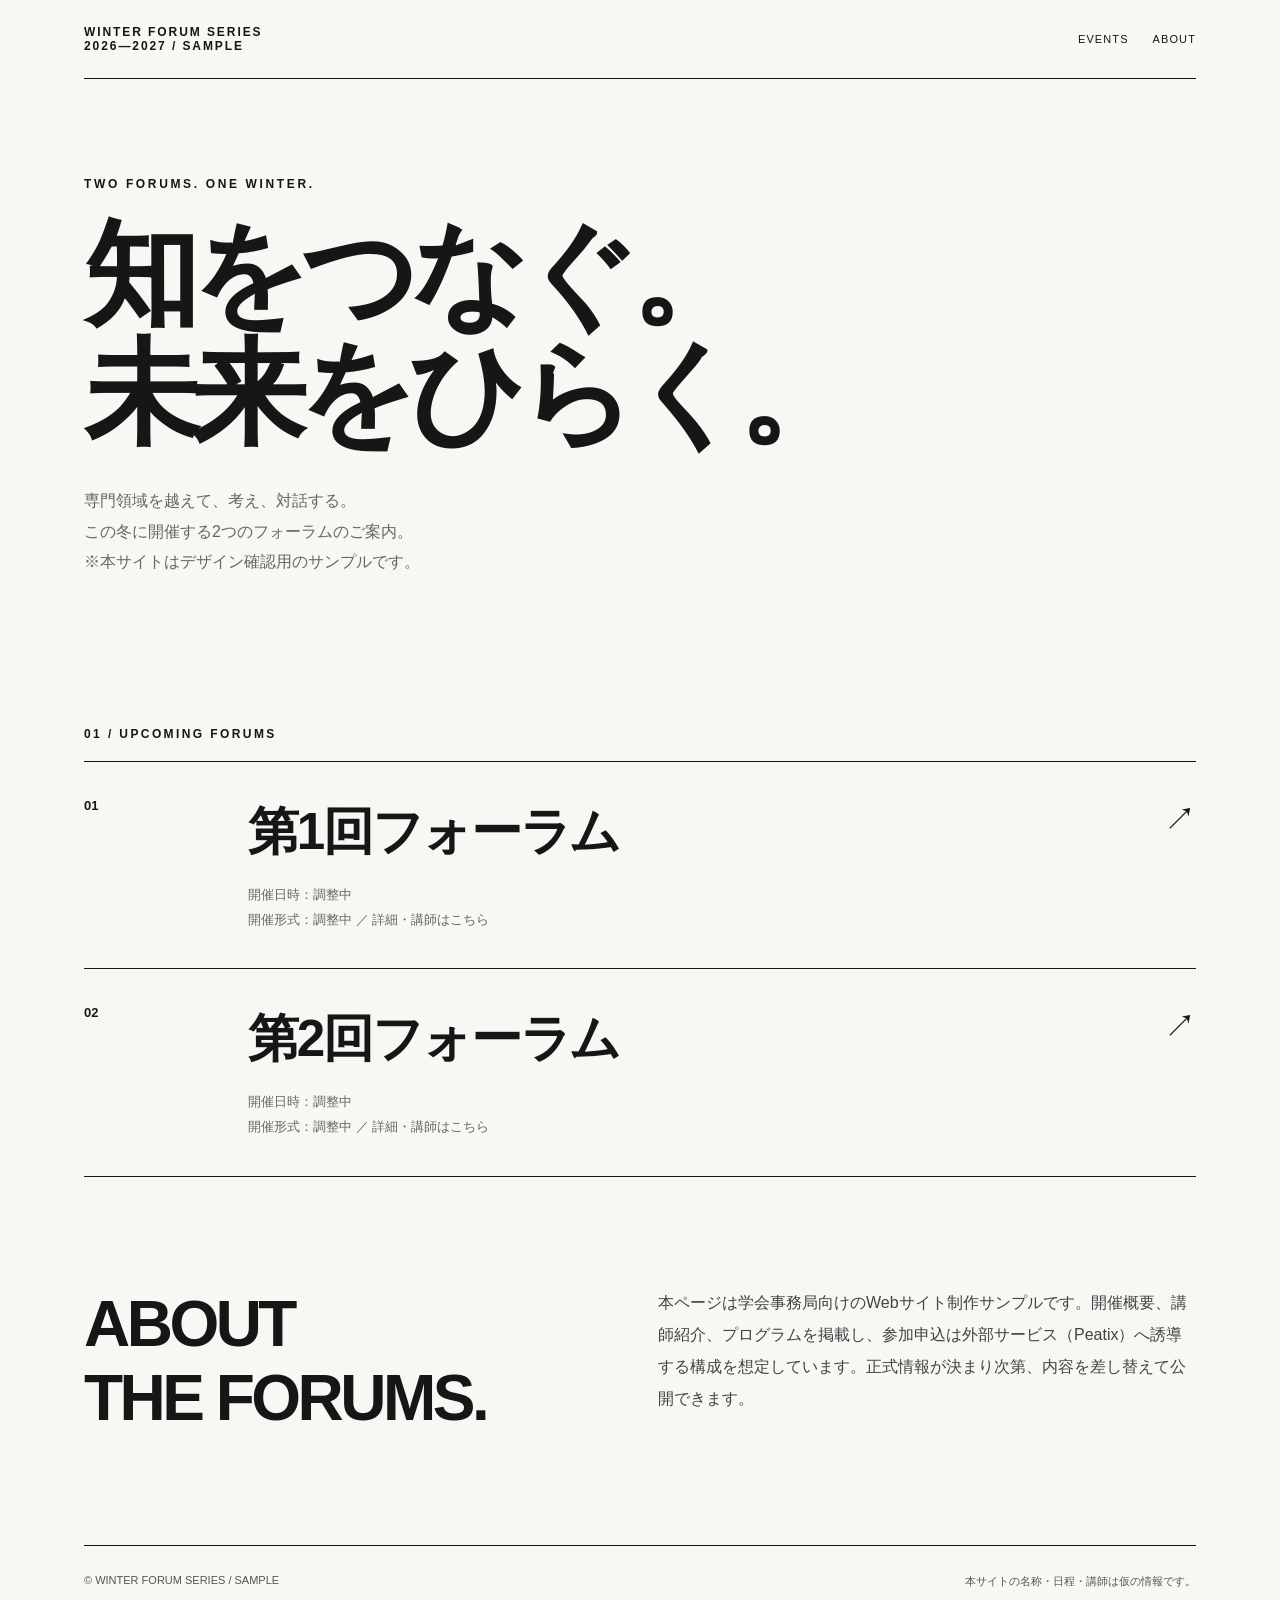
<file: index.html>
<!doctype html><html lang="ja"><head><meta charset="utf-8"><meta name="viewport" content="width=device-width,initial-scale=1"><meta name="description" content="冬季フォーラムシリーズの案内サイト（サンプル）"><title>WINTER FORUM SERIES | デザインサンプル</title><link rel="stylesheet" href="style.css"></head><body><div class="wrap"><header class="head"><a class="brand" href="index.html">WINTER FORUM SERIES<br>2026—2027 / SAMPLE</a><nav class="nav"><a href="#events">EVENTS</a><a href="#about">ABOUT</a></nav></header><main><section class="hero"><p class="eyebrow">TWO FORUMS. ONE WINTER.</p><h1>知をつなぐ。<br>未来をひらく。</h1><p>専門領域を越えて、考え、対話する。<br>この冬に開催する2つのフォーラムのご案内。<br>※本サイトはデザイン確認用のサンプルです。</p></section><section id="events"><p class="section-title">01 / UPCOMING FORUMS</p><a class="event" href="forum01.html"><span class="num">01</span><div><h2>第1回フォーラム</h2><div class="meta">開催日時：調整中<br>開催形式：調整中 ／ 詳細・講師はこちら</div></div><span class="arrow" aria-hidden="true">↗</span></a><a class="event" href="forum02.html"><span class="num">02</span><div><h2>第2回フォーラム</h2><div class="meta">開催日時：調整中<br>開催形式：調整中 ／ 詳細・講師はこちら</div></div><span class="arrow" aria-hidden="true">↗</span></a></section><section class="about" id="about"><h2>ABOUT<br>THE FORUMS.</h2><p>本ページは学会事務局向けのWebサイト制作サンプルです。開催概要、講師紹介、プログラムを掲載し、参加申込は外部サービス（Peatix）へ誘導する構成を想定しています。正式情報が決まり次第、内容を差し替えて公開できます。</p></section></main><footer><span>© WINTER FORUM SERIES / SAMPLE</span><span>本サイトの名称・日程・講師は仮の情報です。</span></footer></div></body></html>
</file>
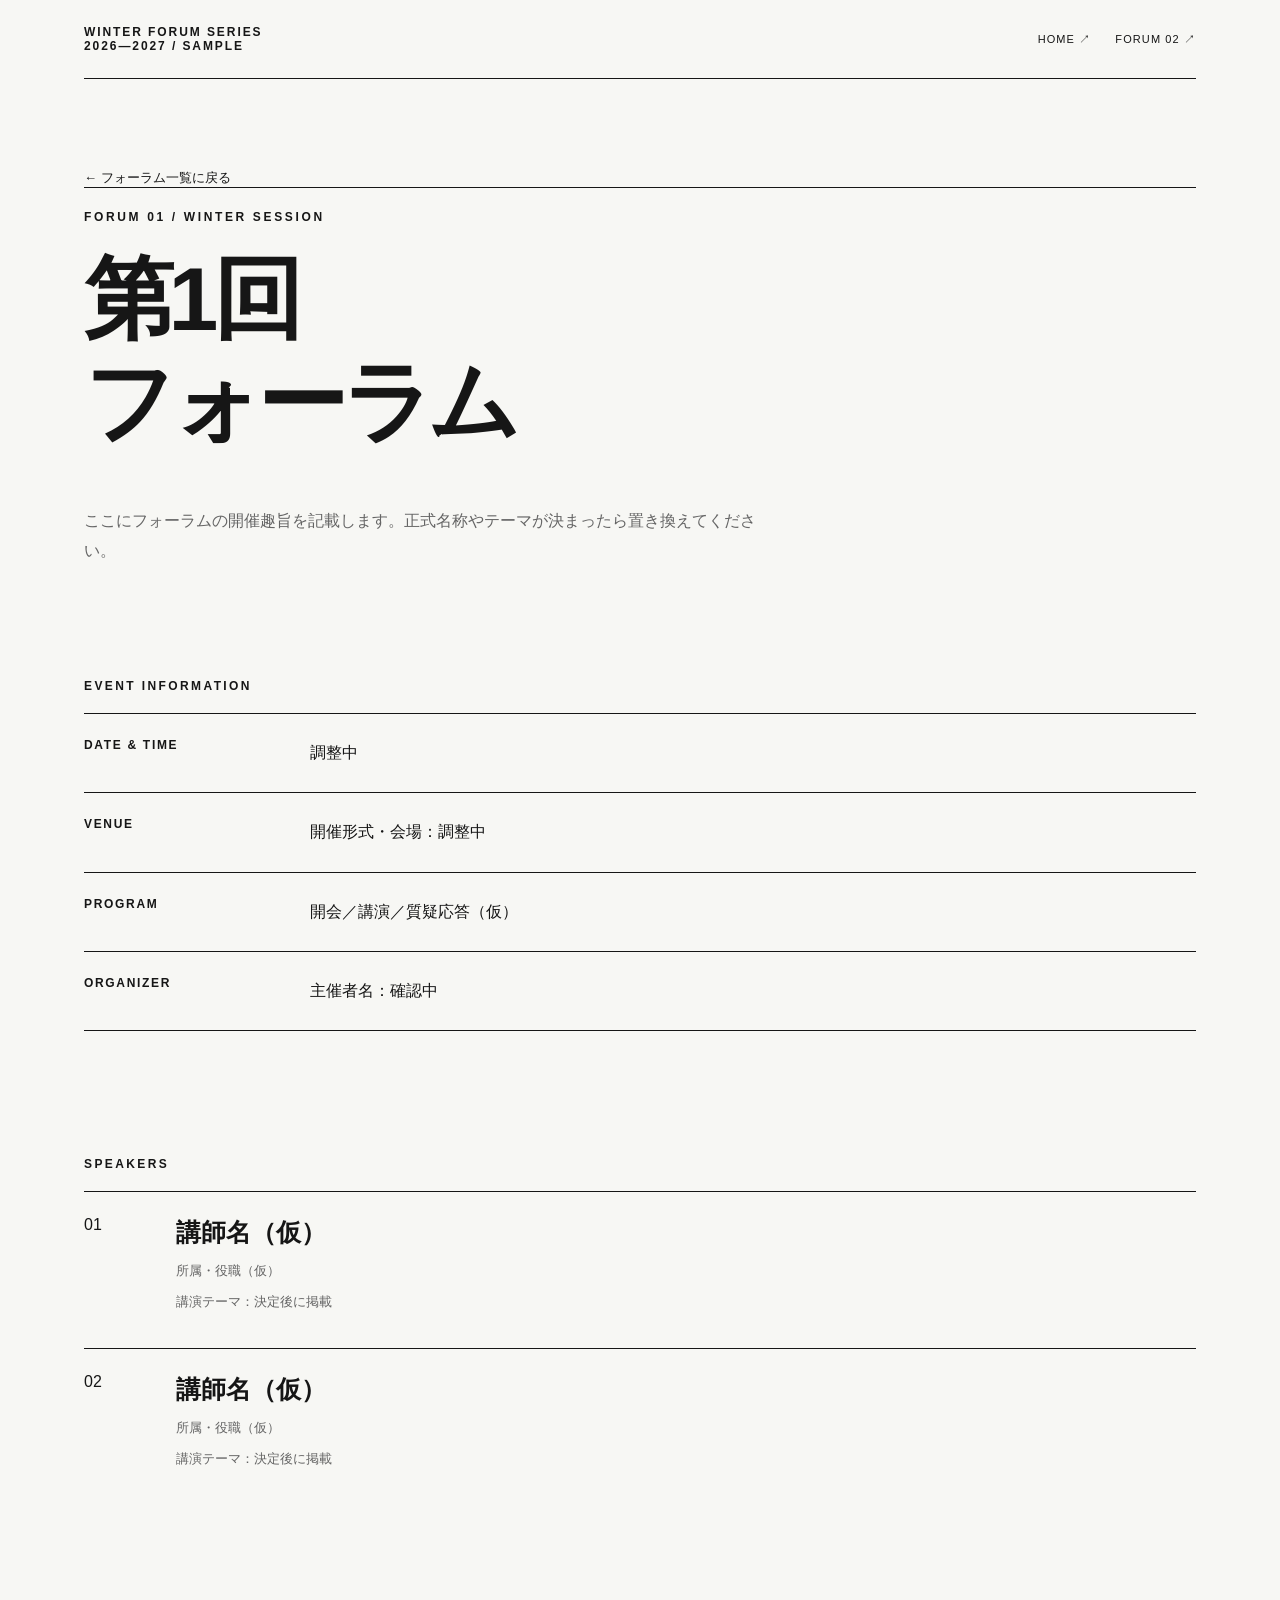
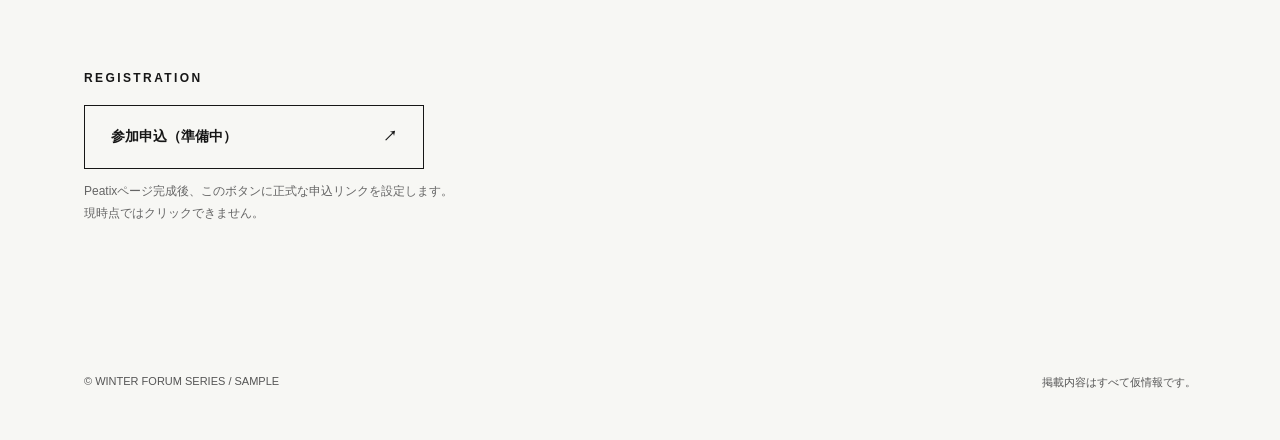
<file: forum01.html>
<!doctype html><html lang="ja"><head><meta charset="utf-8"><meta name="viewport" content="width=device-width,initial-scale=1"><title>第1回フォーラム | デザインサンプル</title><link rel="stylesheet" href="style.css"></head><body><div class="wrap"><header class="head"><a class="brand" href="index.html">WINTER FORUM SERIES<br>2026—2027 / SAMPLE</a><nav class="nav"><a href="index.html">HOME ↗</a><a href="forum02.html">FORUM 02 ↗</a></nav></header><main><section class="detail-intro"><a class="back" href="index.html">← フォーラム一覧に戻る</a><p class="eyebrow">FORUM 01 / WINTER SESSION</p><h1 class="detail-title">第1回<br>フォーラム</h1><p>ここにフォーラムの開催趣旨を記載します。正式名称やテーマが決まったら置き換えてください。</p></section><section><p class="section-title">EVENT INFORMATION</p><div class="data-row"><b>DATE & TIME</b><div>調整中</div></div><div class="data-row"><b>VENUE</b><div>開催形式・会場：調整中</div></div><div class="data-row"><b>PROGRAM</b><div>開会／講演／質疑応答（仮）</div></div><div class="data-row"><b>ORGANIZER</b><div>主催者名：確認中</div></div></section><section class="speakers"><p class="section-title">SPEAKERS</p><div class="speaker"><span>01</span><div><strong>講師名（仮）</strong><p>所属・役職（仮）</p><p>講演テーマ：決定後に掲載</p></div></div><div class="speaker"><span>02</span><div><strong>講師名（仮）</strong><p>所属・役職（仮）</p><p>講演テーマ：決定後に掲載</p></div></div></section><section class="cta"><p class="section-title">REGISTRATION</p><span class="btn" aria-disabled="true">参加申込（準備中） <span>↗</span></span><p class="note">Peatixページ完成後、このボタンに正式な申込リンクを設定します。<br>現時点ではクリックできません。</p></section></main><footer><span>© WINTER FORUM SERIES / SAMPLE</span><span>掲載内容はすべて仮情報です。</span></footer></div></body></html>
</file>
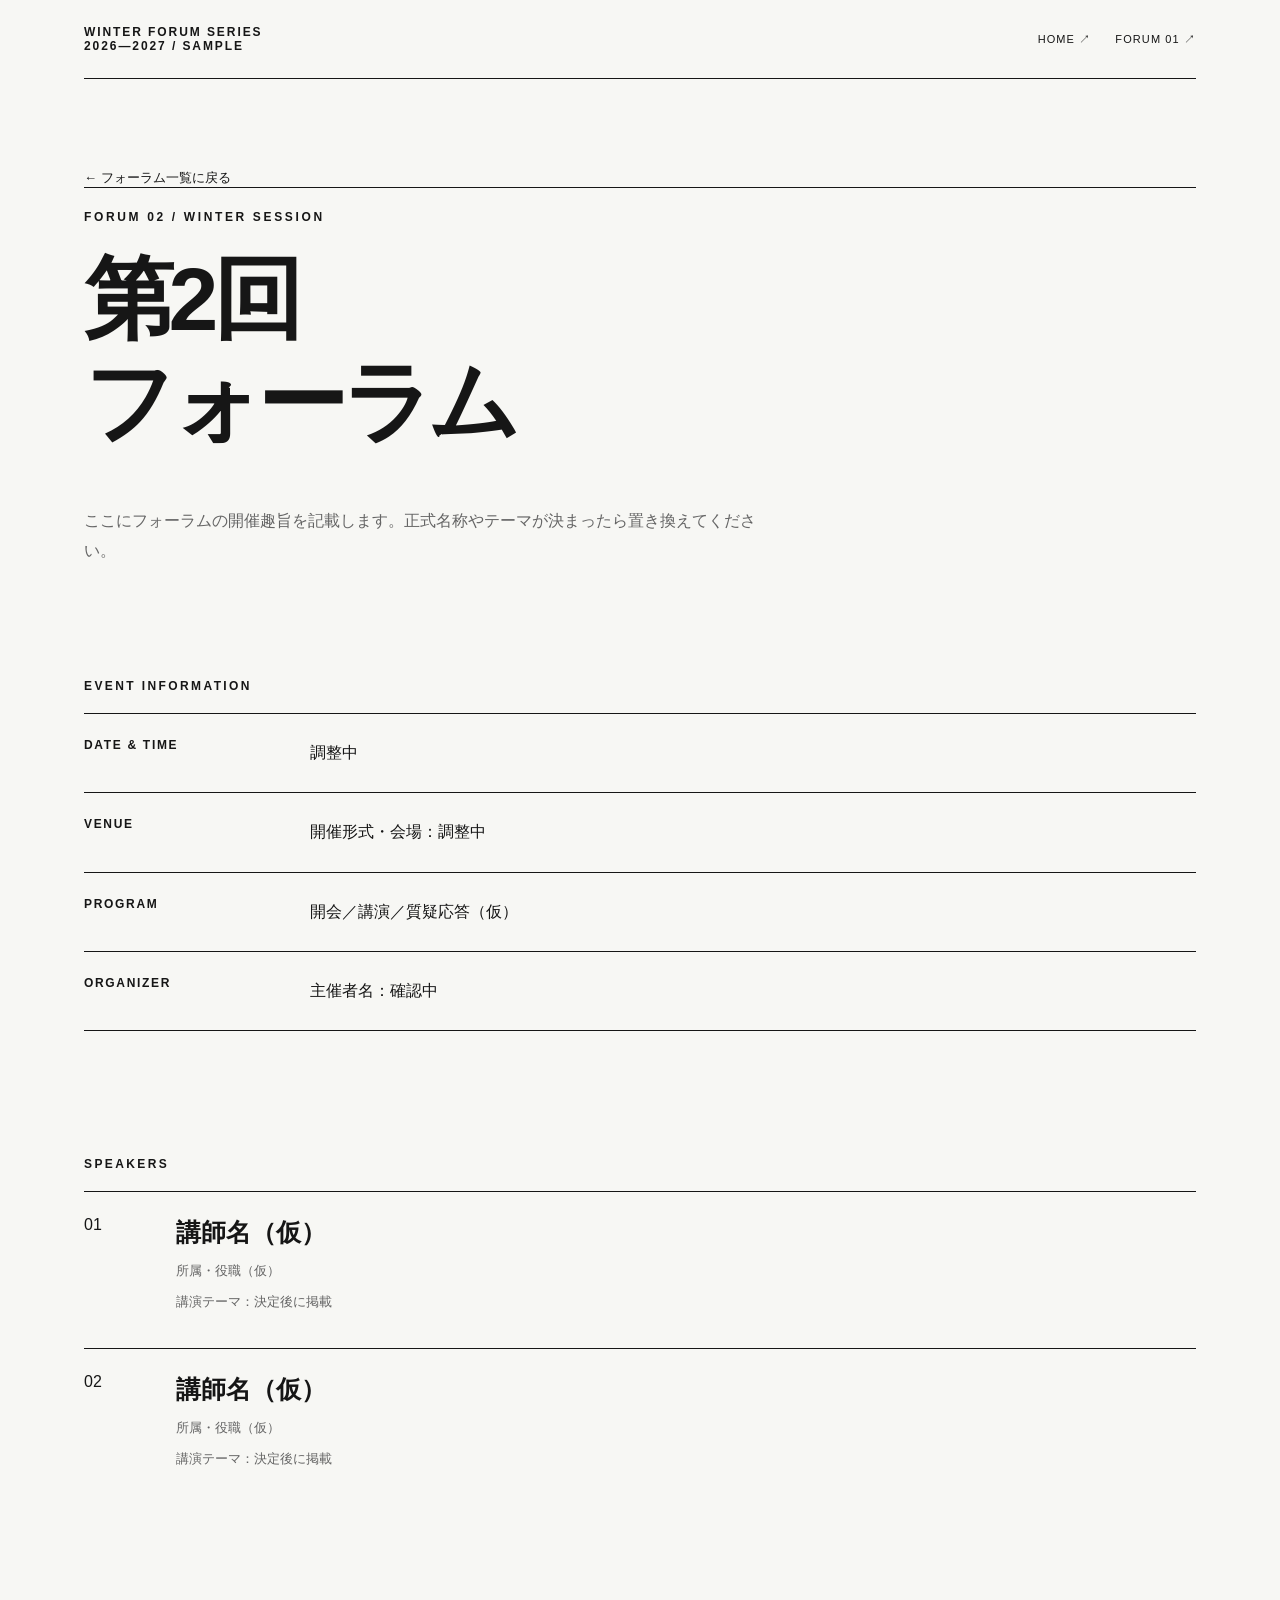
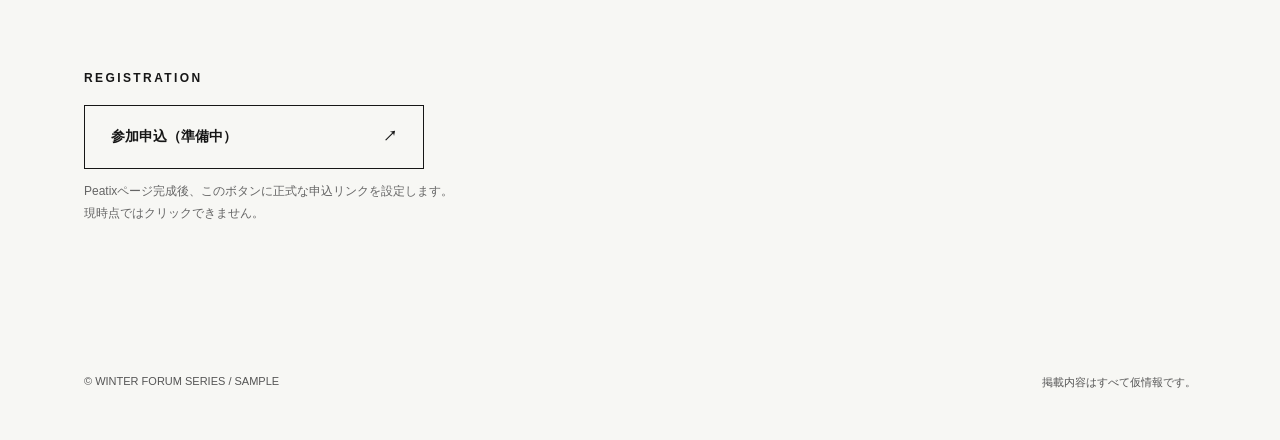
<file: forum02.html>
<!doctype html><html lang="ja"><head><meta charset="utf-8"><meta name="viewport" content="width=device-width,initial-scale=1"><title>第2回フォーラム | デザインサンプル</title><link rel="stylesheet" href="style.css"></head><body><div class="wrap"><header class="head"><a class="brand" href="index.html">WINTER FORUM SERIES<br>2026—2027 / SAMPLE</a><nav class="nav"><a href="index.html">HOME ↗</a><a href="forum01.html">FORUM 01 ↗</a></nav></header><main><section class="detail-intro"><a class="back" href="index.html">← フォーラム一覧に戻る</a><p class="eyebrow">FORUM 02 / WINTER SESSION</p><h1 class="detail-title">第2回<br>フォーラム</h1><p>ここにフォーラムの開催趣旨を記載します。正式名称やテーマが決まったら置き換えてください。</p></section><section><p class="section-title">EVENT INFORMATION</p><div class="data-row"><b>DATE & TIME</b><div>調整中</div></div><div class="data-row"><b>VENUE</b><div>開催形式・会場：調整中</div></div><div class="data-row"><b>PROGRAM</b><div>開会／講演／質疑応答（仮）</div></div><div class="data-row"><b>ORGANIZER</b><div>主催者名：確認中</div></div></section><section class="speakers"><p class="section-title">SPEAKERS</p><div class="speaker"><span>01</span><div><strong>講師名（仮）</strong><p>所属・役職（仮）</p><p>講演テーマ：決定後に掲載</p></div></div><div class="speaker"><span>02</span><div><strong>講師名（仮）</strong><p>所属・役職（仮）</p><p>講演テーマ：決定後に掲載</p></div></div></section><section class="cta"><p class="section-title">REGISTRATION</p><span class="btn" aria-disabled="true">参加申込（準備中） <span>↗</span></span><p class="note">Peatixページ完成後、このボタンに正式な申込リンクを設定します。<br>現時点ではクリックできません。</p></section></main><footer><span>© WINTER FORUM SERIES / SAMPLE</span><span>掲載内容はすべて仮情報です。</span></footer></div></body></html>
</file>
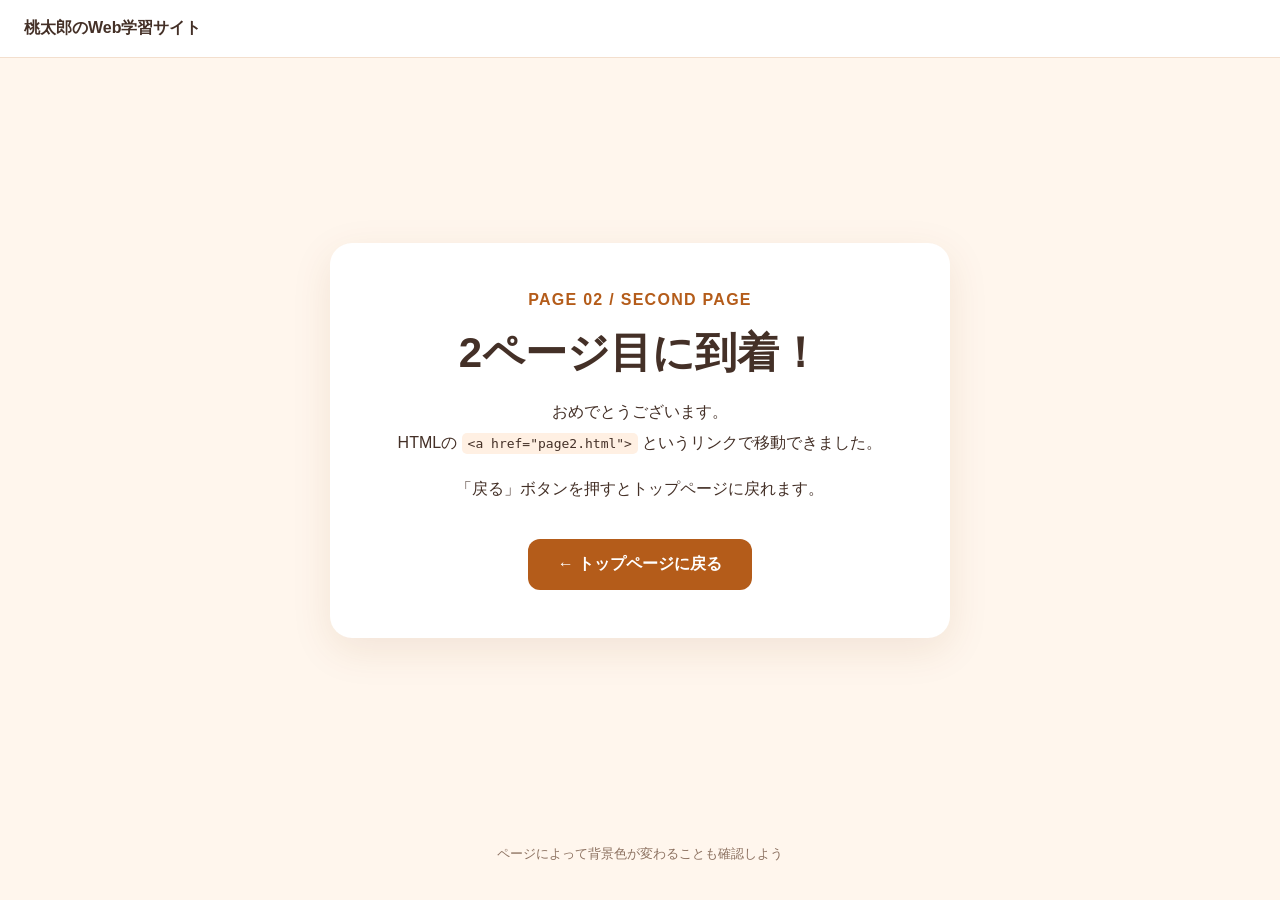
<file: page2.html>
<!DOCTYPE html>
<html lang="ja">
<head>
  <meta charset="UTF-8">
  <meta name="viewport" content="width=device-width, initial-scale=1.0">
  <title>桃太郎の学習サイト | 2ページ目</title>
  <style>
    * { box-sizing: border-box; }
    body { margin: 0; font-family: "Segoe UI", "Yu Gothic", sans-serif; background: #fff6ed; color: #443027; }
    header { padding: 18px 24px; background: #fff; border-bottom: 1px solid #f3dfce; font-weight: 700; }
    main { min-height: calc(100vh - 135px); display: grid; place-items: center; padding: 40px 20px; }
    .card { width: min(100%, 620px); padding: 48px 32px; background: #fff; border-radius: 22px; box-shadow: 0 12px 40px rgba(132,69,20,.10); text-align: center; }
    .label { color: #b45c1a; font-weight: 700; letter-spacing: .08em; }
    h1 { margin: 16px 0; font-size: clamp(28px, 5vw, 42px); }
    p { line-height: 1.9; }
    .button { display: inline-block; margin-top: 18px; padding: 15px 30px; color: white; background: #b45c1a; text-decoration: none; font-weight: 700; border-radius: 12px; }
    .button:hover { background: #8d410d; }
    code { background: #fff0e3; padding: 3px 6px; border-radius: 5px; }
    footer { text-align: center; color: #8c7160; padding: 22px; font-size: 13px; }
  </style>
</head>
<body>
  <header>桃太郎のWeb学習サイト</header>
  <main>
    <section class="card">
      <div class="label">PAGE 02 / SECOND PAGE</div>
      <h1>2ページ目に到着！</h1>
      <p>おめでとうございます。<br>HTMLの <code>&lt;a href="page2.html"&gt;</code> というリンクで移動できました。</p>
      <p>「戻る」ボタンを押すとトップページに戻れます。</p>
      <a class="button" href="index.html">← トップページに戻る</a>
    </section>
  </main>
  <footer>ページによって背景色が変わることも確認しよう</footer>
</body>
</html>
</file>
<file: style.css>
:root{--ink:#161616;--paper:#f7f7f4;--line:#c8c8c4;--muted:#656565}*{box-sizing:border-box}html{scroll-behavior:smooth}body{margin:0;background:var(--paper);color:var(--ink);font-family:Arial,'Hiragino Kaku Gothic ProN','Yu Gothic',Meiryo,sans-serif}a{color:inherit;text-decoration:none}a:focus-visible{outline:2px solid #444;outline-offset:4px}.wrap{max-width:1240px;margin:auto;padding:0 5vw}.head{display:flex;justify-content:space-between;align-items:center;border-bottom:1px solid var(--ink);padding:25px 0;gap:20px}.brand{font-size:12px;font-weight:800;letter-spacing:.16em}.nav{display:flex;gap:24px;font-size:11px;letter-spacing:.1em}.hero{min-height:68vh;display:flex;flex-direction:column;justify-content:center;padding:70px 0}.eyebrow{font-size:12px;letter-spacing:.22em;font-weight:700;margin:0 0 24px}.hero h1{font-size:clamp(50px,9vw,130px);line-height:1.04;letter-spacing:-.07em;margin:0;font-weight:800}.hero p:last-child{margin-top:32px;color:var(--muted);line-height:1.9;max-width:640px}.section-title{font-size:12px;letter-spacing:.2em;font-weight:800;margin:36px 0 20px}.event{display:grid;grid-template-columns:140px 1fr 32px;gap:24px;padding:36px 0;border-top:1px solid var(--ink);transition:padding .2s,background .2s}.event:hover{padding-left:14px;background:#e9e9e6}.event:last-of-type{border-bottom:1px solid var(--ink)}.num{font-size:13px;font-weight:bold}.event h2{font-size:clamp(27px,4vw,54px);letter-spacing:-.045em;margin:0 0 16px}.meta{font-size:13px;color:var(--muted);line-height:1.9}.arrow{font-size:32px}.about{display:grid;grid-template-columns:1fr 1fr;gap:36px;padding:110px 0;border-bottom:1px solid var(--ink)}.about h2{font-size:clamp(35px,5vw,70px);margin:0;letter-spacing:-.055em}.about p{line-height:2;color:#424242;margin:0}footer{display:flex;justify-content:space-between;gap:20px;padding:28px 0 50px;font-size:11px;color:#555}.detail-title{font-size:clamp(44px,7vw,90px);line-height:1.15;letter-spacing:-.06em;margin:0 0 36px}.detail-intro{min-height:42vh;display:flex;justify-content:center;flex-direction:column;padding:90px 0 60px}.detail-intro>p:last-child{line-height:1.9;max-width:700px;color:var(--muted)}.data-row{display:grid;grid-template-columns:210px 1fr;border-top:1px solid var(--ink);padding:24px 0;gap:16px}.data-row:last-child{border-bottom:1px solid var(--ink)}.data-row b{font-size:12px;letter-spacing:.14em}.data-row div{font-size:16px;line-height:1.9}.speakers{padding:90px 0}.speaker{border-top:1px solid var(--ink);padding:24px 0;display:grid;grid-template-columns:70px 1fr;gap:22px}.speaker strong{font-size:25px}.speaker p{font-size:13px;color:var(--muted)}.btn{display:inline-flex;align-items:center;justify-content:space-between;min-width:min(100%,340px);border:1px solid var(--ink);padding:22px 26px;gap:30px;font-size:14px;font-weight:700;transition:background .2s,color .2s}.btn:hover{background:var(--ink);color:white}.cta{padding:40px 0 110px}.note{color:var(--muted);font-size:12px;line-height:1.8}.back{display:inline-block;margin-bottom:22px;font-size:13px;border-bottom:1px solid currentColor}@media(max-width:700px){.nav{gap:12px}.hero{min-height:58vh}.event{grid-template-columns:48px 1fr 20px;gap:10px}.event h2{font-size:27px}.arrow{font-size:23px}.about{grid-template-columns:1fr;padding:70px 0}.data-row{grid-template-columns:1fr;gap:5px}.head{padding:20px 0}footer{flex-direction:column}.speaker{grid-template-columns:40px 1fr}}
</file>
